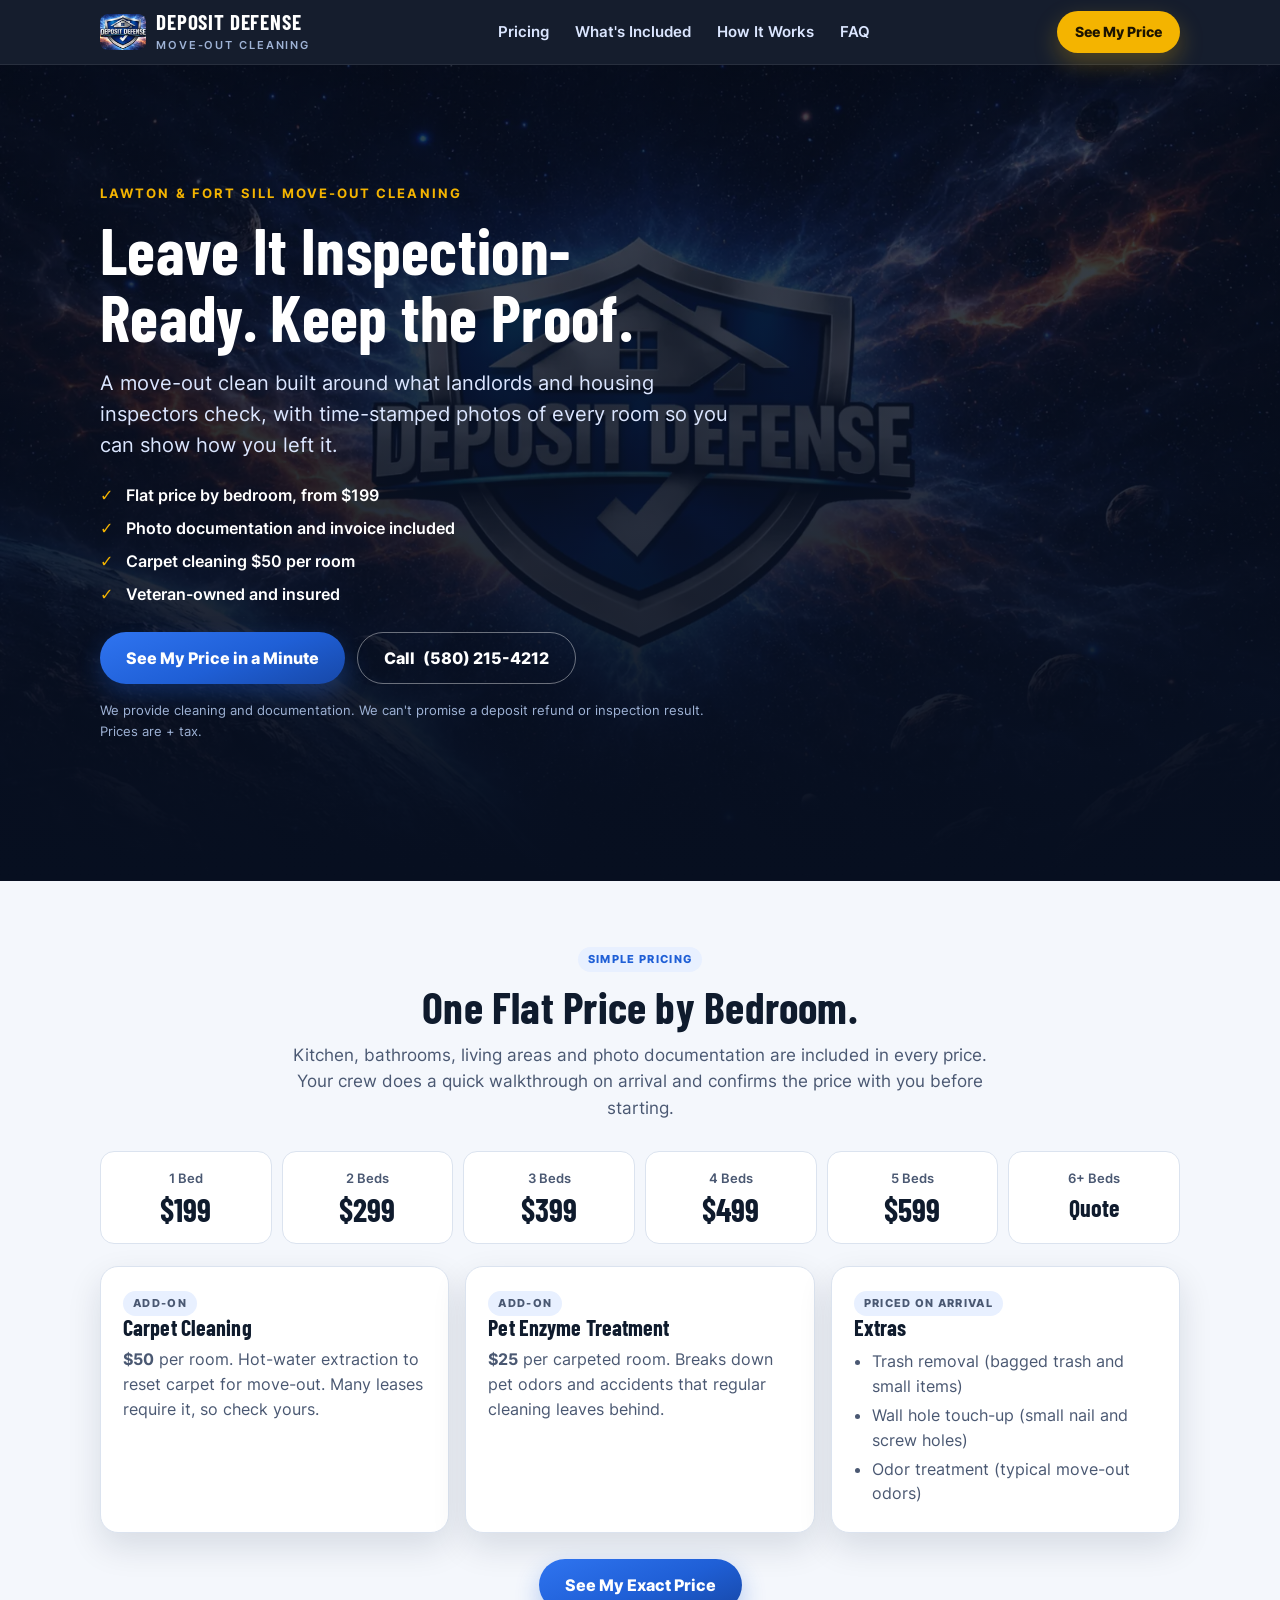
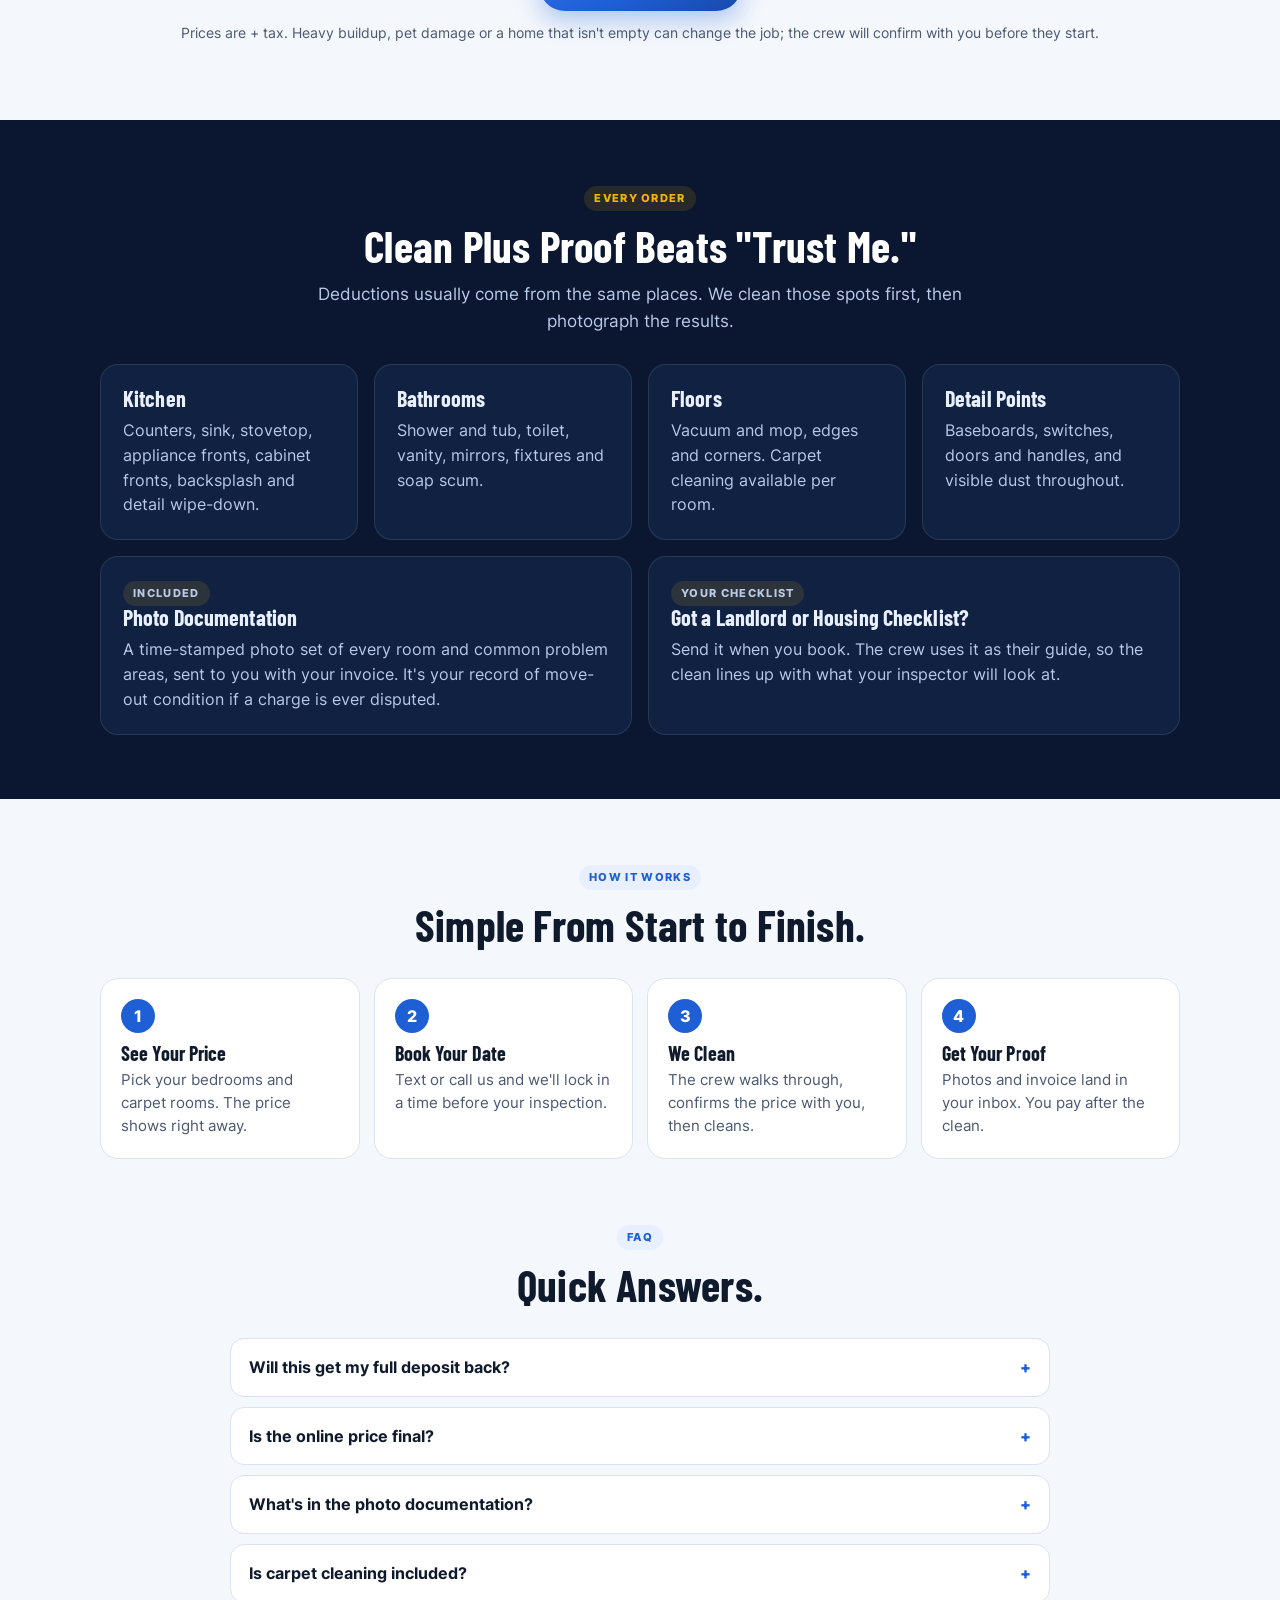
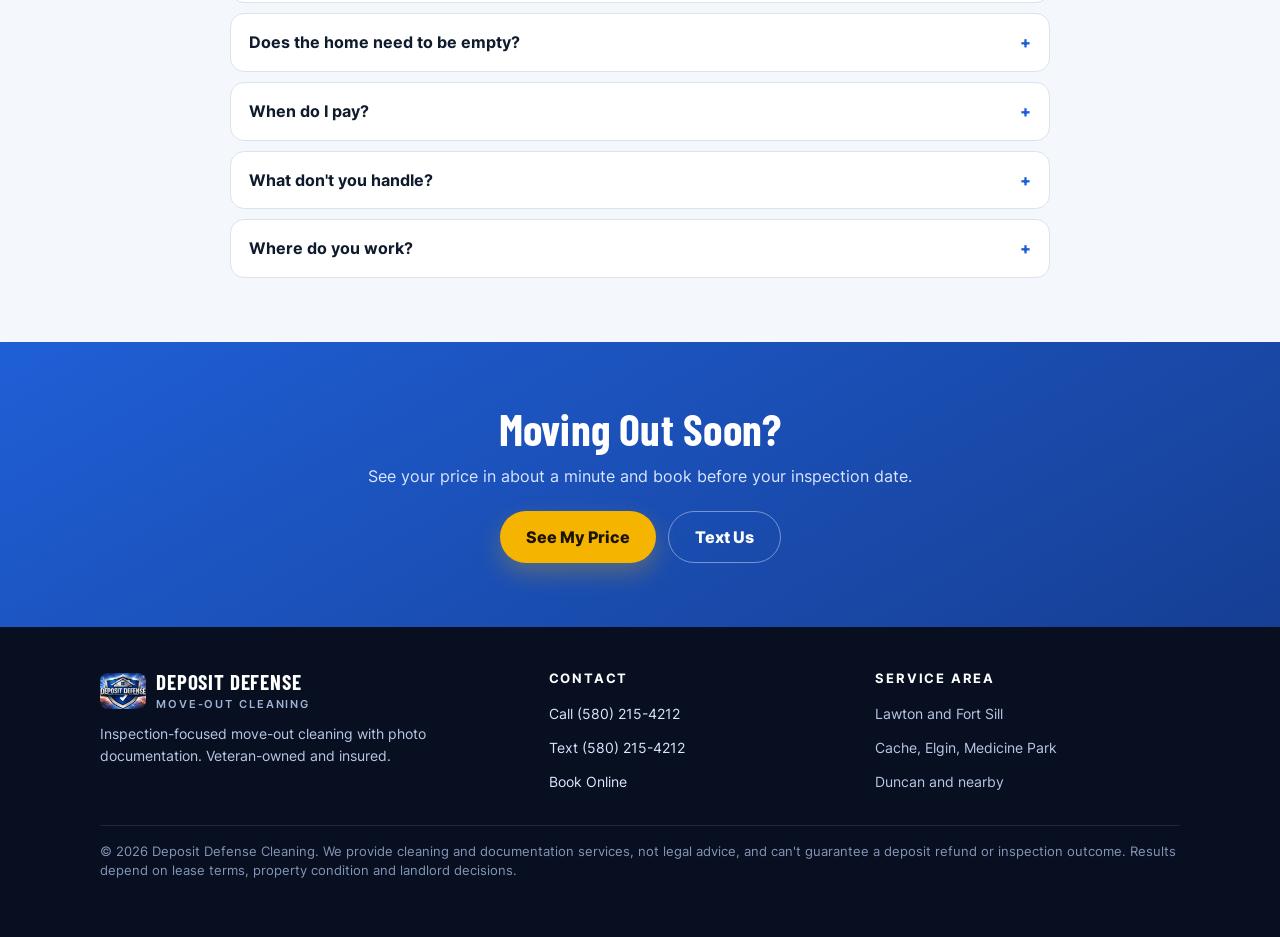
<file: index.html>
<!doctype html>
<html lang="en">
<head>
<meta charset="utf-8">
<meta name="viewport" content="width=device-width, initial-scale=1, viewport-fit=cover">
<title>Move-Out Cleaning in Lawton &amp; Fort Sill | Deposit Defense Cleaning</title>
<meta name="description" content="Inspection-focused move-out cleaning with photo documentation included. Flat pricing from $199 by bedroom. Carpet cleaning $50 per room. Lawton, Fort Sill and nearby. Veteran-owned and insured.">
<link rel="canonical" href="/">
<meta name="theme-color" content="#070f20">
<link rel="icon" href="/assets/favicon.png" type="image/png">
<meta property="og:type" content="website">
<meta property="og:title" content="Deposit Defense Cleaning | Move-Out Cleaning, Lawton &amp; Fort Sill">
<meta property="og:description" content="Flat move-out cleaning prices by bedroom, with photo documentation of every room included. See your price in a minute.">
<meta property="og:image" content="https://depositdefensecleaning.com/assets/og-image.jpg">
<meta name="twitter:card" content="summary_large_image">
<link rel="preload" href="/assets/fonts/inter-var.woff2" as="font" type="font/woff2" crossorigin>
<link rel="preload" href="/assets/fonts/barlow-condensed-700.woff2" as="font" type="font/woff2" crossorigin>
<link rel="preload" as="image" href="/assets/dd-hero-800.webp" media="(max-width: 799px)">
<link rel="preload" as="image" href="/assets/dd-hero.webp" media="(min-width: 800px)">
<link rel="stylesheet" href="/css/dd.css">
<script type="application/ld+json">
{
  "@context": "https://schema.org",
  "@type": "HouseCleaningService",
  "name": "Deposit Defense Cleaning",
  "telephone": "+1-580-215-4212",
  "image": "/assets/og-image.jpg",
  "priceRange": "$199-$599",
  "areaServed": ["Lawton, OK", "Fort Sill, OK", "Cache, OK", "Elgin, OK", "Medicine Park, OK", "Duncan, OK"],
  "address": { "@type": "PostalAddress", "addressLocality": "Lawton", "addressRegion": "OK", "addressCountry": "US" },
  "makesOffer": [
    { "@type": "Offer", "name": "Move-out clean, 1 bedroom", "price": "199", "priceCurrency": "USD" },
    { "@type": "Offer", "name": "Move-out clean, 2 bedrooms", "price": "299", "priceCurrency": "USD" },
    { "@type": "Offer", "name": "Move-out clean, 3 bedrooms", "price": "399", "priceCurrency": "USD" },
    { "@type": "Offer", "name": "Move-out clean, 4 bedrooms", "price": "499", "priceCurrency": "USD" },
    { "@type": "Offer", "name": "Move-out clean, 5 bedrooms", "price": "599", "priceCurrency": "USD" }
  ]
}
</script>
</head>
<body>
<a class="skip" href="#main">Skip to content</a>

<header class="site-header">
  <div class="wrap">
    <a class="brand" href="/" aria-label="Deposit Defense Cleaning home">
      <img src="/assets/dd-shield-sm.webp" alt="" width="46" height="36">
      <span><strong>Deposit Defense</strong><small>Move-Out Cleaning</small></span>
    </a>
    <nav class="nav" aria-label="Main">
      <a href="#pricing">Pricing</a>
      <a href="#included">What's Included</a>
      <a href="#how">How It Works</a>
      <a href="#faq">FAQ</a>
    </nav>
    <a class="btn btn-gold header-cta" href="/book/?start=1">See My Price</a>
  </div>
</header>

<main id="main">
  <section class="hero">
    <div class="wrap">
      <p class="eyebrow">Lawton &amp; Fort Sill Move-Out Cleaning</p>
      <h1>Leave It Inspection-Ready. Keep the Proof.</h1>
      <p class="lede">A move-out clean built around what landlords and housing inspectors check, with time-stamped photos of every room so you can show how you left it.</p>
      <ul class="ticks">
        <li>Flat price by bedroom, from <span data-price="1">$199</span></li>
        <li>Photo documentation and invoice included</li>
        <li>Carpet cleaning <span data-carpet>$50</span> per room</li>
        <li>Veteran-owned and insured</li>
      </ul>
      <div class="hero-actions">
        <a class="btn btn-primary" href="/book/?start=1">See My Price in a Minute</a>
        <a class="btn btn-ghost" data-tel href="tel:+15802154212">Call <span data-phone>(580) 215-4212</span></a>
      </div>
      <p class="hero-note">We provide cleaning and documentation. We can't promise a deposit refund or inspection result. Prices are <span data-tax>+ tax</span>.</p>
    </div>
  </section>

  <section id="pricing">
    <div class="wrap">
      <div class="section-head">
        <p class="badge">Simple Pricing</p>
        <h2>One Flat Price by Bedroom.</h2>
        <p>Kitchen, bathrooms, living areas and photo documentation are included in every price. Your crew does a quick walkthrough on arrival and confirms the price with you before starting.</p>
      </div>
      <div class="prices">
        <div class="price-tile"><span>1 Bed</span><strong data-price="1">$199</strong></div>
        <div class="price-tile"><span>2 Beds</span><strong data-price="2">$299</strong></div>
        <div class="price-tile"><span>3 Beds</span><strong data-price="3">$399</strong></div>
        <div class="price-tile"><span>4 Beds</span><strong data-price="4">$499</strong></div>
        <div class="price-tile"><span>5 Beds</span><strong data-price="5">$599</strong></div>
        <div class="price-tile"><span>6+ Beds</span><strong class="quote-word">Quote</strong></div>
      </div>
      <div class="grid grid-3" style="margin-top:22px">
        <div class="card">
          <p class="badge">Add-On</p>
          <h3>Carpet Cleaning</h3>
          <p><strong data-carpet>$50</strong> per room. Hot-water extraction to reset carpet for move-out. Many leases require it, so check yours.</p>
        </div>
        <div class="card">
          <p class="badge">Add-On</p>
          <h3>Pet Enzyme Treatment</h3>
          <p><strong data-enzyme>$25</strong> per carpeted room. Breaks down pet odors and accidents that regular cleaning leaves behind.</p>
        </div>
        <div class="card">
          <p class="badge">Priced On Arrival</p>
          <h3>Extras</h3>
          <ul>
            <li>Trash removal (bagged trash and small items)</li>
            <li>Wall hole touch-up (small nail and screw holes)</li>
            <li>Odor treatment (typical move-out odors)</li>
          </ul>
        </div>
      </div>
      <p style="text-align:center;margin-top:26px"><a class="btn btn-primary" href="/book/?start=1">See My Exact Price</a></p>
      <p class="fine" style="text-align:center">Prices are <span data-tax>+ tax</span>. Heavy buildup, pet damage or a home that isn't empty can change the job; the crew will confirm with you before they start.</p>
    </div>
  </section>

  <section id="included" class="dark">
    <div class="wrap">
      <div class="section-head">
        <p class="badge">Every Order</p>
        <h2>Clean Plus Proof Beats "Trust Me."</h2>
        <p>Deductions usually come from the same places. We clean those spots first, then photograph the results.</p>
      </div>
      <div class="grid grid-4">
        <div class="card"><h3>Kitchen</h3><p>Counters, sink, stovetop, appliance fronts, cabinet fronts, backsplash and detail wipe-down.</p></div>
        <div class="card"><h3>Bathrooms</h3><p>Shower and tub, toilet, vanity, mirrors, fixtures and soap scum.</p></div>
        <div class="card"><h3>Floors</h3><p>Vacuum and mop, edges and corners. Carpet cleaning available per room.</p></div>
        <div class="card"><h3>Detail Points</h3><p>Baseboards, switches, doors and handles, and visible dust throughout.</p></div>
      </div>
      <div class="grid grid-2" style="margin-top:16px">
        <div class="card">
          <p class="badge">Included</p>
          <h3>Photo Documentation</h3>
          <p>A time-stamped photo set of every room and common problem areas, sent to you with your invoice. It's your record of move-out condition if a charge is ever disputed.</p>
        </div>
        <div class="card">
          <p class="badge">Your Checklist</p>
          <h3>Got a Landlord or Housing Checklist?</h3>
          <p>Send it when you book. The crew uses it as their guide, so the clean lines up with what your inspector will look at.</p>
        </div>
      </div>
    </div>
  </section>

  <section id="how">
    <div class="wrap">
      <div class="section-head">
        <p class="badge">How It Works</p>
        <h2>Simple From Start to Finish.</h2>
      </div>
      <div class="steps">
        <div class="step"><h3>See Your Price</h3><p>Pick your bedrooms and carpet rooms. The price shows right away.</p></div>
        <div class="step"><h3>Book Your Date</h3><p>Text or call us and we'll lock in a time before your inspection.</p></div>
        <div class="step"><h3>We Clean</h3><p>The crew walks through, confirms the price with you, then cleans.</p></div>
        <div class="step"><h3>Get Your Proof</h3><p>Photos and invoice land in your inbox. You pay after the clean.</p></div>
      </div>
    </div>
  </section>

  <section id="faq" style="padding-top:0">
    <div class="wrap">
      <div class="section-head">
        <p class="badge">FAQ</p>
        <h2>Quick Answers.</h2>
      </div>
      <div class="faq">
        <details><summary>Will this get my full deposit back?</summary><p>We can't promise that. Landlords decide based on the lease, the home's condition and their own policies, and they can charge for damage or wear we can't clean away. What we can do is leave the home inspection-ready and give you photos that show how you left it.</p></details>
        <details><summary>Is the online price final?</summary><p>It's the price for a typical move-out. Your crew does a quick walkthrough on arrival and confirms the price with you before starting. If something like heavy buildup or furniture left behind changes the job, you'll hear it before any work begins.</p></details>
        <details><summary>What's in the photo documentation?</summary><p>Time-stamped photos of each room and the spots inspectors usually check, plus your invoice, sent to the email you book with.</p></details>
        <details><summary>Is carpet cleaning included?</summary><p>Carpet cleaning is <span data-carpet>$50</span> per room, added when you book. Pet enzyme treatment is <span data-enzyme>$25</span> per room. Heavy stains and damage can't always come out, and replacement is the landlord's call.</p></details>
        <details><summary>Does the home need to be empty?</summary><p>It works best empty, with water and power on. We clean around anything left behind, and the crew will confirm the plan on arrival.</p></details>
        <details><summary>When do I pay?</summary><p>After the clean, once you've seen the work. Prices are <span data-tax>+ tax</span>.</p></details>
        <details><summary>What don't you handle?</summary><p>Mold remediation, biohazards, hazardous materials, hoarding situations and repairs beyond small wall-hole touch-ups. We'll tell you up front if a job needs a specialist.</p></details>
        <details><summary>Where do you work?</summary><p>Lawton, Fort Sill, Cache, Elgin, Medicine Park, Duncan and nearby. Not sure if you're in range? Text us.</p></details>
      </div>
    </div>
  </section>

  <section class="cta-band">
    <div class="wrap">
      <h2>Moving Out Soon?</h2>
      <p>See your price in about a minute and book before your inspection date.</p>
      <div class="actions">
        <a class="btn btn-gold" href="/book/?start=1">See My Price</a>
        <a class="btn btn-ghost" data-sms href="sms:+15802154212">Text Us</a>
      </div>
    </div>
  </section>
</main>

<footer class="site-footer">
  <div class="wrap">
    <div class="cols">
      <div>
        <a class="brand" href="/"><img src="/assets/dd-shield-sm.webp" alt="" width="46" height="36" loading="lazy"><span><strong>Deposit Defense</strong><small>Move-Out Cleaning</small></span></a>
        <p style="margin-top:12px">Inspection-focused move-out cleaning with photo documentation. Veteran-owned and insured.</p>
      </div>
      <div>
        <h3>Contact</h3>
        <ul>
          <li><a data-tel href="tel:+15802154212">Call <span data-phone>(580) 215-4212</span></a></li>
          <li><a data-sms href="sms:+15802154212">Text <span data-phone>(580) 215-4212</span></a></li>
          <li><a href="/book/?start=1">Book Online</a></li>
        </ul>
      </div>
      <div>
        <h3>Service Area</h3>
        <ul><li>Lawton and Fort Sill</li><li>Cache, Elgin, Medicine Park</li><li>Duncan and nearby</li></ul>
      </div>
    </div>
    <p class="legal">© <span id="yr">2026</span> Deposit Defense Cleaning. We provide cleaning and documentation services, not legal advice, and can't guarantee a deposit refund or inspection outcome. Results depend on lease terms, property condition and landlord decisions.</p>
  </div>
</footer>

<div class="mobile-bar">
  <a class="btn btn-primary" href="/book/?start=1">See My Price</a>
  <a class="btn btn-ghost" data-tel href="tel:+15802154212">Call</a>
  <a class="btn btn-ghost" data-sms href="sms:+15802154212">Text</a>
</div>

<script src="/js/dd-config.js"></script>
<script src="/js/dd-site.js"></script>
</body>
</html>
</file>
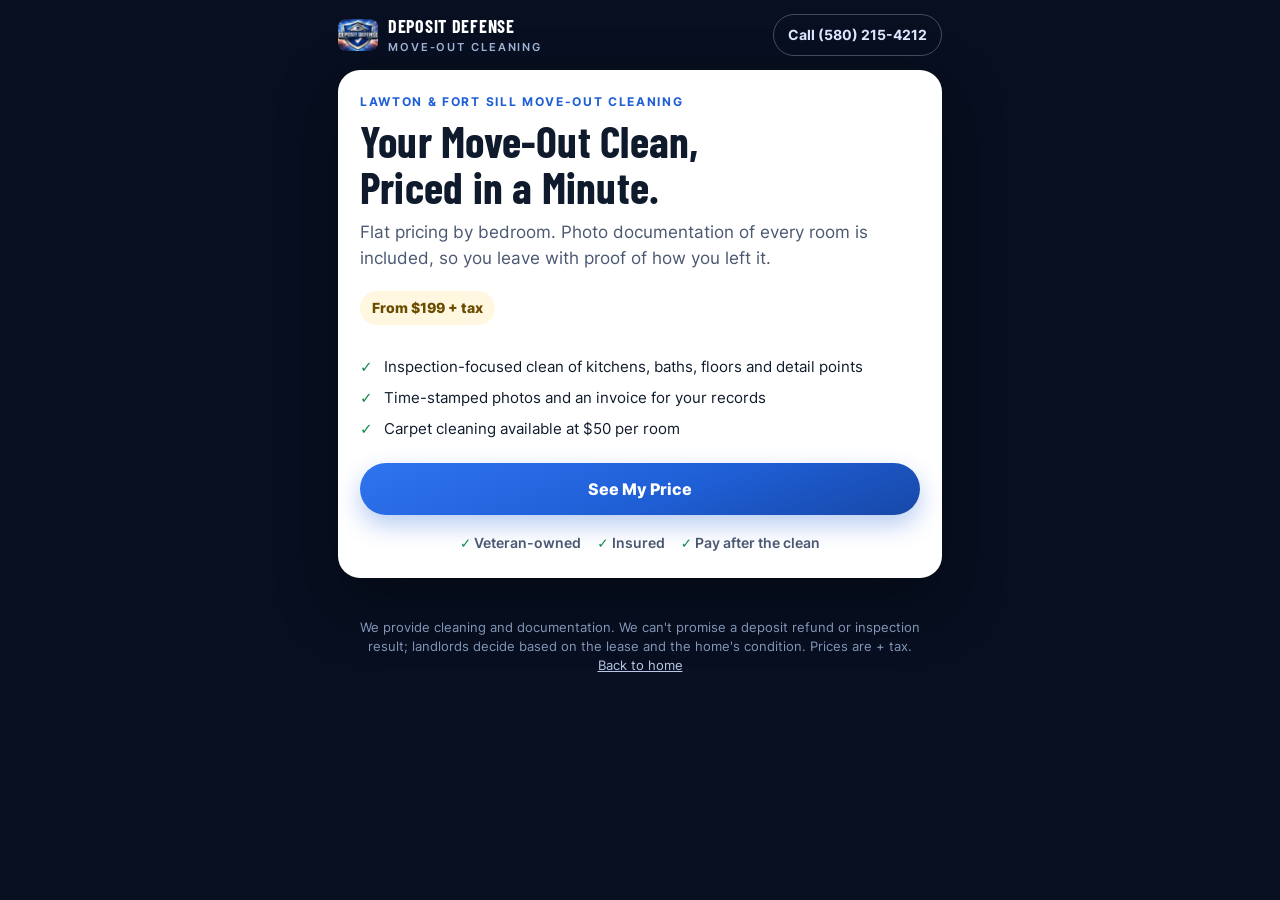
<file: book/index.html>
<!doctype html>
<html lang="en">
<head>
<meta charset="utf-8">
<meta name="viewport" content="width=device-width, initial-scale=1, viewport-fit=cover">
<title>Book Your Move-Out Clean | Deposit Defense Cleaning</title>
<meta name="description" content="See your move-out cleaning price in about a minute and pick a time. Flat pricing by bedroom, carpet cleaning add-on, photo documentation included. Lawton and Fort Sill.">
<link rel="canonical" href="/book/">
<meta name="theme-color" content="#070f20">
<link rel="icon" href="/assets/favicon.png" type="image/png">
<link rel="preload" href="/assets/fonts/inter-var.woff2" as="font" type="font/woff2" crossorigin>
<link rel="preload" href="/assets/fonts/barlow-condensed-700.woff2" as="font" type="font/woff2" crossorigin>
<link rel="stylesheet" href="/css/dd.css">
</head>
<body class="funnel-body">
<a class="skip" href="#funnel">Skip to booking</a>

<header class="funnel-top">
  <a class="brand" href="/" aria-label="Deposit Defense Cleaning home">
    <img src="/assets/dd-shield-sm.webp" alt="" width="40" height="32">
    <span><strong>Deposit Defense</strong><small>Move-Out Cleaning</small></span>
  </a>
  <a class="funnel-call" data-tel href="tel:+15802154212">Call <span data-phone>(580) 215-4212</span></a>
</header>

<div class="progress" id="progress" hidden><span></span></div>

<main id="funnel" tabindex="-1">

  <!-- 0. Intro -->
  <section class="panel" data-step="intro">
    <p class="step-label">Lawton &amp; Fort Sill Move-Out Cleaning</p>
    <h1>Your Move-Out Clean, Priced in a Minute.</h1>
    <p class="sub">Flat pricing by bedroom. Photo documentation of every room is included, so you leave with proof of how you left it.</p>
    <span class="intro-price">From <span data-from>$199</span> <span data-tax>+ tax</span></span>
    <ul class="promise">
      <li>Inspection-focused clean of kitchens, baths, floors and detail points</li>
      <li>Time-stamped photos and an invoice for your records</li>
      <li>Carpet cleaning available at <span data-carpet>$50</span> per room</li>
    </ul>
    <div class="actions-row"><button class="btn btn-primary btn-block" id="startBtn" type="button">See My Price</button></div>
    <div class="trust-row"><span>Veteran-owned</span><span>Insured</span><span>Pay after the clean</span></div>
  </section>

  <!-- 1. Bedrooms -->
  <section class="panel" data-step="beds" hidden>
    <p class="step-label">Step 1 of 4</p>
    <h2>How Many Bedrooms?</h2>
    <p class="sub">Your flat price is set by bedroom count. Bathrooms, kitchen and living areas are included.</p>
    <div class="choices" id="bedChoices" role="group" aria-label="Bedrooms"></div>
    <div class="actions-row"><button class="back" type="button" data-back>Back</button></div>
  </section>

  <!-- 1b. Large home: custom quote -->
  <section class="panel" data-step="custom" hidden>
    <h2>Let's Quote Your Home.</h2>
    <p class="sub">Homes with 6 or more bedrooms get a quick custom quote so the crew and time are right. Text or call and we'll get back to you fast.</p>
    <div class="grid">
      <a class="btn btn-primary btn-block" data-sms="custom" href="#">Text Us for a Quote</a>
      <a class="btn btn-outline btn-block" data-tel href="tel:+15802154212">Call <span data-phone>(580) 215-4212</span></a>
    </div>
    <div class="actions-row"><button class="back" type="button" data-back>Back</button></div>
  </section>

  <!-- 2. Carpet -->
  <section class="panel" data-step="carpet" hidden>
    <p class="step-label">Step 2 of 4</p>
    <h2>Any Carpet to Clean?</h2>
    <p class="sub">Many leases require professional carpet cleaning at move-out. Check yours. Skip this if the home has no carpet.</p>
    <div class="q">
      <div class="stepper">
        <div class="lbl">Carpeted rooms<small><span data-carpet>$50</span> per room</small></div>
        <div class="ctl">
          <button type="button" id="carpetMinus" aria-label="One fewer carpeted room">−</button>
          <output id="carpetOut" aria-live="polite">0</output>
          <button type="button" id="carpetPlus" aria-label="One more carpeted room">+</button>
        </div>
      </div>
    </div>
    <div class="q" id="enzymeQ" hidden>
      <div class="stepper">
        <div class="lbl">Pet enzyme treatment<small>For pet odors and accidents. <span data-enzyme>$25</span> per room</small></div>
        <div class="ctl">
          <button type="button" id="enzymeMinus" aria-label="One fewer room with pet treatment">−</button>
          <output id="enzymeOut" aria-live="polite">0</output>
          <button type="button" id="enzymePlus" aria-label="One more room with pet treatment">+</button>
        </div>
      </div>
    </div>
    <p class="fine">Heavy stains and damage can't always come out. The crew will tell you before they start.</p>
    <div class="live-total"><span>Running total</span><strong id="runTotal1">$0</strong></div>
    <div class="actions-row"><button class="back" type="button" data-back>Back</button><button class="btn btn-primary" type="button" data-next>Continue</button></div>
  </section>

  <!-- 3. Quick facts -->
  <section class="panel" data-step="facts" hidden>
    <p class="step-label">Step 3 of 4</p>
    <h2>A Few Quick Facts.</h2>
    <p class="sub">So the crew shows up ready.</p>
    <fieldset class="q">
      <legend>Will the water and power be on?</legend>
      <div class="choices" data-group="utilities">
        <button class="choice" type="button" data-val="Yes">Yes</button>
        <button class="choice" type="button" data-val="No">No</button>
        <button class="choice" type="button" data-val="Not sure">Not Sure</button>
      </div>
      <p class="note warn" id="utilNote" hidden>We need running water and power to clean. Please keep them on through your cleaning day.</p>
    </fieldset>
    <fieldset class="q">
      <legend>Will the home be empty?</legend>
      <div class="choices" data-group="empty">
        <button class="choice" type="button" data-val="Empty">Empty</button>
        <button class="choice" type="button" data-val="Mostly empty">Mostly</button>
        <button class="choice" type="button" data-val="Still furnished">Furnished</button>
      </div>
      <p class="note info" id="emptyNote" hidden>Move-out cleans work best in an empty home. We clean around anything left behind, and the crew will confirm the plan on arrival.</p>
    </fieldset>
    <label class="field q">
      <span>Move-out or inspection date <em>(optional)</em></span>
      <input id="moveDate" type="date" autocomplete="off">
    </label>
    <fieldset class="q">
      <legend>Need any extras?</legend>
      <p class="hint">Optional. Priced by the crew on arrival, not added to your online total.</p>
      <div id="extrasList"></div>
    </fieldset>
    <div class="actions-row"><button class="back" type="button" data-back>Back</button><button class="btn btn-primary" type="button" data-next id="factsNext" disabled>Continue</button></div>
  </section>

  <!-- 4. Contact gate -->
  <section class="panel" data-step="contact" hidden>
    <p class="step-label">Step 4 of 4</p>
    <h2>Where Should We Send Your Price?</h2>
    <p class="sub">Your price shows on the next screen. We'll text it to you too, and only contact you about this clean.</p>
    <form id="contactForm" novalidate>
      <div class="row2">
        <label class="field"><span>First name</span><input id="first" autocomplete="given-name" required maxlength="80"><span class="err">Enter your first name.</span></label>
        <label class="field"><span>Last name</span><input id="last" autocomplete="family-name" required maxlength="80"><span class="err">Enter your last name.</span></label>
      </div>
      <label class="field"><span>Mobile phone</span><input id="phone" type="tel" inputmode="tel" autocomplete="tel" required maxlength="22" placeholder="(580) 555-0123"><span class="err">Enter a 10-digit phone number.</span></label>
      <label class="field"><span>Email <em>(your photos and invoice go here)</em></span><input id="email" type="email" inputmode="email" autocomplete="email" required maxlength="160" placeholder="you@example.com"><span class="err">Enter a valid email.</span></label>
      <div class="actions-row"><button class="back" type="button" data-back>Back</button><button class="btn btn-primary" type="submit">Show My Price</button></div>
    </form>
  </section>

  <!-- 5. Price -->
  <section class="panel" data-step="price" hidden>
    <p class="step-label">Your Price</p>
    <h2 id="priceHead">Here's Your Price.</h2>
    <div class="quote-card" style="margin-top:16px">
      <div id="quoteLines"></div>
      <div class="quote-total"><b>Total</b><span><strong id="quoteTotal">$0</strong><small data-tax>+ tax</small></span></div>
    </div>
    <ul class="promise">
      <li>Your crew does a quick walkthrough on arrival and confirms the price with you before starting</li>
      <li>Pay after the clean, once you've seen the work</li>
      <li id="extrasPromise" hidden>Extras you picked are priced on arrival, before any work</li>
    </ul>
    <p class="alt-line" id="textAlt"><a href="#" data-sms="quote">Rather text us? Send your quote by text</a></p>
    <p class="alt-line" id="callAlt">Rather talk? <a data-tel href="tel:+15802154212">Call <span data-phone>(580) 215-4212</span></a></p>
    <div class="desk-book" id="deskBook" hidden>
      <p>On a computer? Text or call <strong data-phone>(580) 215-4212</strong> from your phone. Copy your quote to paste into the text:</p>
      <button class="btn btn-outline btn-block" type="button" id="copyQuote">Copy My Quote</button>
    </div>
    <div class="actions-row"><button class="back" type="button" data-back>Back</button><button class="btn btn-primary" id="bookActions" type="button" data-next>Pick a Time</button><a class="btn btn-primary" id="textActions" hidden data-sms="quote" href="#">Text Us to Book</a></div>
  </section>

  <!-- 6. Address -->
  <section class="panel" data-step="address" hidden>
    <p class="step-label">Almost Done</p>
    <h2>Where's the Home?</h2>
    <form id="addressForm" novalidate>
      <label class="field"><span>Street address</span><input id="addr" autocomplete="address-line1" required maxlength="180" placeholder="123 Main St, Apt 4"><span class="err">Enter the street address.</span></label>
      <div class="row3">
        <label class="field"><span>City</span><input id="city" autocomplete="address-level2" required maxlength="80"><span class="err">Enter the city.</span></label>
        <label class="field"><span>ZIP</span><input id="zip" inputmode="numeric" autocomplete="postal-code" required maxlength="5" placeholder="73501"><span class="err">5-digit ZIP.</span></label>
      </div>
      <label class="field"><span>Anything we should know? <em>(optional)</em></span><textarea id="notes" maxlength="1000" placeholder="Gate code, lockbox, your landlord's checklist, inspection date..."></textarea></label>
      <div class="actions-row"><button class="back" type="button" data-back>Back</button><button class="btn btn-primary" type="submit">Pick a Time</button></div>
    </form>
  </section>

  <!-- 7. Time -->
  <section class="panel" data-step="time" hidden>
    <p class="step-label">Pick a Time</p>
    <h2>When Should We Come?</h2>
    <p class="sub">Times are arrival windows, Central time. Book before your inspection date.</p>
    <div id="dateGrid" class="dates" role="group" aria-label="Available dates"><p class="loading" style="grid-column:1/-1">Loading open times…</p></div>
    <div id="timeWrap" hidden>
      <p class="q-title" style="font-weight:800;margin:20px 0 4px" id="timeHead">Times</p>
      <div id="timeGrid" class="times" role="group" aria-label="Available times"></div>
    </div>
    <p class="note bad" id="slotError" hidden></p>
    <div class="actions-row"><button class="back" type="button" data-back>Back</button><button class="btn btn-primary" type="button" data-next id="timeNext" disabled>Continue</button></div>
  </section>

  <!-- 8. Review -->
  <section class="panel summary" data-step="review" hidden>
    <p class="step-label">Review</p>
    <h2>Confirm Your Clean.</h2>
    <div class="quote-card" style="margin-top:16px"><dl id="summaryList"></dl></div>
    <p class="fine" style="margin-top:12px">Your crew confirms the price in a quick walkthrough on arrival. You pay after the clean. Need to change something? Text or call us anytime.</p>
    <div class="hp" aria-hidden="true"><label>Company website <input id="companyWebsite" tabindex="-1" autocomplete="off"></label></div>
    <p class="note bad" id="bookError" hidden></p>
    <div class="actions-row"><button class="back" type="button" data-back>Back</button><button class="btn btn-primary" type="button" id="bookBtn">Book My Clean</button></div>
  </section>

</main>

<p class="funnel-foot">We provide cleaning and documentation. We can't promise a deposit refund or inspection result; landlords decide based on the lease and the home's condition. Prices are <span data-tax>+ tax</span>. <a href="/">Back to home</a></p>

<script src="/js/dd-config.js"></script>
<script src="/js/dd-book.js"></script>
</body>
</html>
</file>
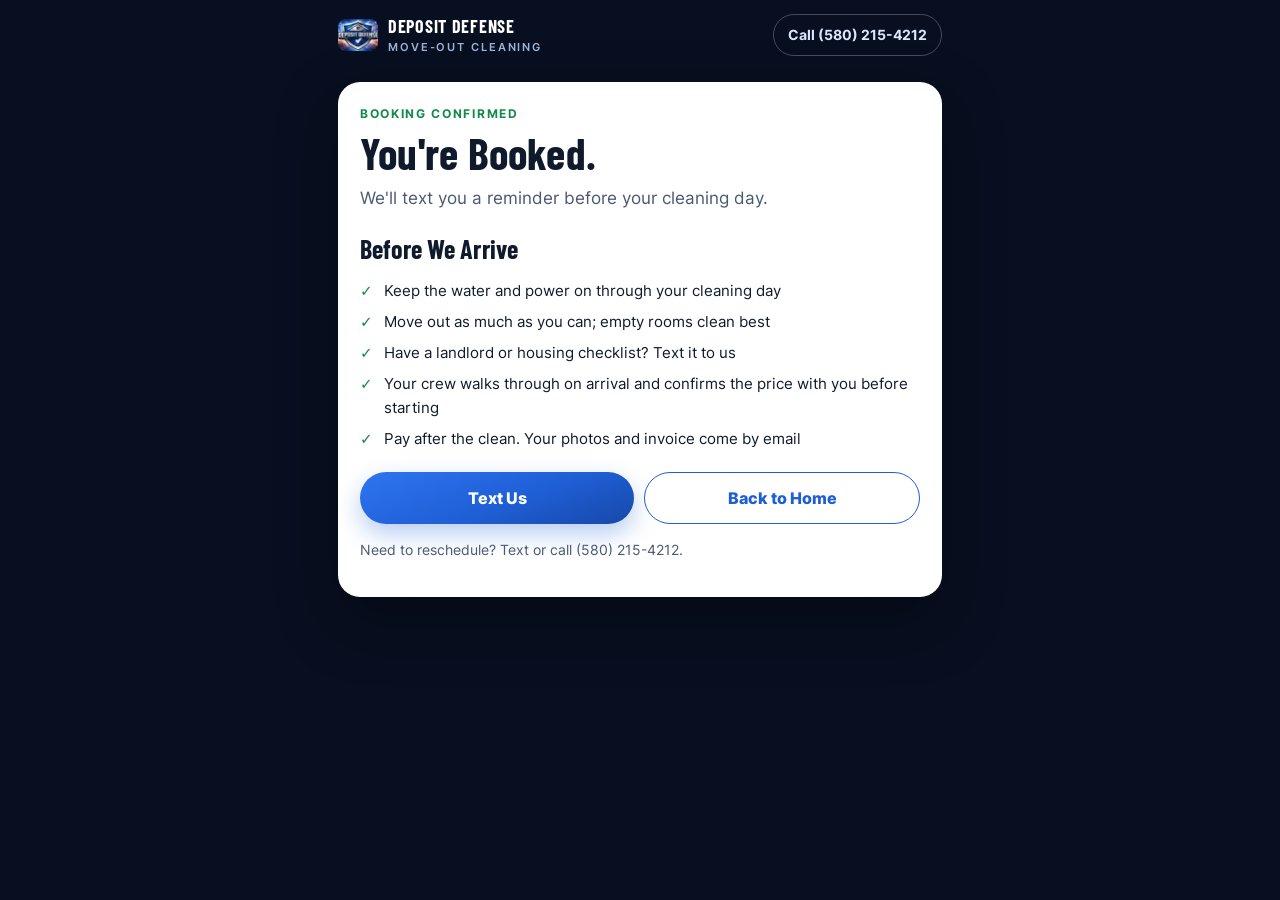
<file: booking-confirmation.html>
<!doctype html>
<html lang="en">
<head>
<meta charset="utf-8">
<meta name="viewport" content="width=device-width, initial-scale=1, viewport-fit=cover">
<title>You're Booked | Deposit Defense Cleaning</title>
<meta name="robots" content="noindex">
<meta name="theme-color" content="#070f20">
<link rel="icon" href="/assets/favicon.png" type="image/png">
<link rel="preload" href="/assets/fonts/inter-var.woff2" as="font" type="font/woff2" crossorigin>
<link rel="preload" href="/assets/fonts/barlow-condensed-700.woff2" as="font" type="font/woff2" crossorigin>
<link rel="stylesheet" href="/css/dd.css">
</head>
<body class="funnel-body">
<header class="funnel-top">
  <a class="brand" href="/" aria-label="Deposit Defense Cleaning home">
    <img src="/assets/dd-shield-sm.webp" alt="" width="40" height="32">
    <span><strong>Deposit Defense</strong><small>Move-Out Cleaning</small></span>
  </a>
  <a class="funnel-call" data-tel href="tel:+15802154212">Call <span data-phone>(580) 215-4212</span></a>
</header>
<main class="panel summary" style="margin-top:12px">
  <p class="step-label" style="color:var(--ok)">Booking Confirmed</p>
  <h1 id="cHead">You're Booked.</h1>
  <p class="sub">We'll text you a reminder before your cleaning day.</p>
  <div class="quote-card" id="cCard" hidden><dl id="cList"></dl></div>
  <h2 style="font-size:26px;margin:24px 0 10px">Before We Arrive</h2>
  <ul class="promise">
    <li>Keep the water and power on through your cleaning day</li>
    <li>Move out as much as you can; empty rooms clean best</li>
    <li>Have a landlord or housing checklist? Text it to us</li>
    <li>Your crew walks through on arrival and confirms the price with you before starting</li>
    <li>Pay after the clean. Your photos and invoice come by email</li>
  </ul>
  <div class="actions-row" style="flex-wrap:wrap">
    <a class="btn btn-primary" style="flex:1" data-sms href="sms:+15802154212">Text Us</a>
    <a class="btn btn-outline" style="flex:1" href="/">Back to Home</a>
  </div>
  <p class="fine" style="margin-top:16px">Need to reschedule? Text or call <span data-phone>(580) 215-4212</span>.</p>
</main>
<script src="/js/dd-config.js"></script>
<script src="/js/dd-site.js"></script>
<script>
(function () {
  var c = null;
  try { c = JSON.parse(sessionStorage.getItem("dd-confirm") || "null"); } catch (e) {}
  if (!c) return;
  var esc = function (s) { return String(s || "").replace(/[&<>"]/g, function (x) { return { "&": "&amp;", "<": "&lt;", ">": "&gt;", '"': "&quot;" }[x]; }); };
  if (c.first) document.getElementById("cHead").textContent = "You're Booked, " + c.first + ".";
  var rows = [["When", c.when], ["Where", c.where], ["Price", (c.total || "") + " " + (c.tax || "")]].filter(function (r) { return r[1] && r[1].trim(); });
  document.getElementById("cList").innerHTML = rows.map(function (r) { return "<dt>" + r[0] + "</dt><dd>" + esc(r[1]) + "</dd>"; }).join("");
  document.getElementById("cCard").hidden = !rows.length;
})();
</script>
</body>
</html>
</file>
<file: css/dd.css>
/* Deposit Defense Cleaning — one stylesheet for every page. Phone layout first. */
@font-face { font-family: "Inter"; src: url("/assets/fonts/inter-var.woff2") format("woff2"); font-weight: 100 900; font-display: swap; }
@font-face { font-family: "Barlow Condensed"; src: url("/assets/fonts/barlow-condensed-700.woff2") format("woff2"); font-weight: 700; font-display: swap; }
:root {
  --navy: #0b1730;
  --navy-2: #102142;
  --deep: #070f20;
  --blue: #1f5fd6;
  --blue-2: #2f74f0;
  --blue-soft: #e8f0ff;
  --gold: #f4b400;
  --gold-ink: #7a5600;
  --ink: #0f1b2d;
  --ink-soft: #4a5872;
  --line: #dbe3ef;
  --paper: #f4f7fc;
  --card: #ffffff;
  --ok: #138a4b;
  --warn-bg: #fff7e0;
  --warn-ink: #6b4d00;
  --radius: 18px;
  --shadow: 0 14px 34px rgba(11, 23, 48, .12);
  --font-head: "Barlow Condensed", "Arial Narrow", ui-sans-serif, system-ui, sans-serif;
  --font-body: "Inter", ui-sans-serif, system-ui, -apple-system, "Segoe UI", sans-serif;
}
* { box-sizing: border-box; }
[hidden] { display: none !important; }
html { -webkit-text-size-adjust: 100%; }
body { margin: 0; font-family: var(--font-body); color: var(--ink); background: var(--paper); line-height: 1.55; font-size: 16px; }
img { max-width: 100%; display: block; }
a { color: var(--blue); }
h1, h2, h3 { font-family: var(--font-head); font-weight: 700; line-height: 1.05; margin: 0; letter-spacing: .005em; text-wrap: balance; }
h1 { font-size: clamp(38px, 9vw, 64px); }
h2 { font-size: clamp(30px, 6.5vw, 44px); }
h3 { font-size: 22px; }
p { margin: 0 0 12px; }
.wrap { max-width: 1120px; margin: 0 auto; padding: 0 20px; }
.nw { white-space: nowrap; }
.sr-only { position: absolute; width: 1px; height: 1px; overflow: hidden; clip: rect(0 0 0 0); }
.skip { position: absolute; left: -9999px; top: 0; background: var(--blue); color: #fff; padding: 12px 16px; z-index: 100; }
.skip:focus { left: 0; }
:focus-visible { outline: 3px solid var(--gold); outline-offset: 2px; }

/* Buttons */
.btn { display: inline-flex; white-space: nowrap; align-items: center; justify-content: center; gap: 8px; min-height: 52px; padding: 0 26px; border-radius: 999px; font: 800 16px/1 var(--font-body); text-decoration: none; border: 0; cursor: pointer; transition: transform .12s ease, filter .12s ease; }
.btn:active { transform: translateY(1px); }
.btn-primary { background: linear-gradient(160deg, var(--blue-2), var(--blue) 55%, #1748a8); color: #fff; box-shadow: 0 10px 24px rgba(31, 95, 214, .32); }
.btn-primary:hover { filter: brightness(1.06); }
.btn-primary[disabled] { opacity: .45; cursor: not-allowed; box-shadow: none; }
.btn-gold { background: var(--gold); color: #1c1400; box-shadow: 0 10px 24px rgba(244, 180, 0, .28); }
.btn-ghost { background: transparent; color: #fff; border: 1.5px solid rgba(255,255,255,.4); }
.btn-outline { background: #fff; color: var(--blue); border: 1.5px solid var(--blue); }
.btn-block { width: 100%; }

/* Header */
.site-header { position: sticky; top: 0; z-index: 50; background: rgba(7, 15, 32, .94); backdrop-filter: blur(10px); border-bottom: 1px solid rgba(255,255,255,.08); }
.site-header .wrap { display: flex; align-items: center; justify-content: space-between; gap: 14px; min-height: 64px; }
.brand { display: flex; align-items: center; gap: 10px; color: #fff; text-decoration: none; }
.brand img { width: 46px; height: 36px; object-fit: cover; border-radius: 8px; }
.brand strong { font: 700 21px/1 var(--font-head); letter-spacing: .04em; text-transform: uppercase; }
.brand small { display: block; font: 600 10.5px/1.2 var(--font-body); letter-spacing: .18em; color: #9fb3d6; text-transform: uppercase; margin-top: 3px; }
.nav { display: none; gap: 26px; }
.nav a { color: #dbe6ff; text-decoration: none; font-weight: 600; font-size: 15px; }
.nav a:hover { color: #fff; }
.header-cta { min-height: 42px; padding: 0 18px; font-size: 14px; }
@media (min-width: 900px) { .nav { display: flex; } }

/* Hero */
.hero { position: relative; color: #fff; background: var(--deep); overflow: hidden; }
.hero::before { content: ""; position: absolute; inset: 0; background: url("/assets/dd-hero-800.webp") center/cover no-repeat; opacity: .55; }
@media (min-width: 800px) { .hero::before { background-image: url("/assets/dd-hero.webp"); } }
.hero::after { content: ""; position: absolute; inset: 0; background: linear-gradient(180deg, rgba(7,15,32,.55) 0%, rgba(7,15,32,.78) 60%, var(--deep) 100%); }
.hero .wrap { position: relative; z-index: 1; padding-top: 56px; padding-bottom: 64px; }
.eyebrow { font: 700 13px/1.3 var(--font-body); letter-spacing: .16em; text-transform: uppercase; color: var(--gold); margin: 0 0 14px; }
.hero h1 { max-width: 760px; }
.hero .lede { font-size: clamp(17px, 2.6vw, 20px); color: #dbe6ff; max-width: 640px; margin: 18px 0 22px; }
.ticks { list-style: none; padding: 0; margin: 0 0 26px; display: grid; gap: 8px; }
.ticks li { position: relative; padding-left: 26px; font-weight: 600; }
.ticks li::before { content: "✓"; position: absolute; left: 0; color: var(--gold); font-weight: 900; }
.hero-actions { display: flex; flex-wrap: wrap; gap: 12px; align-items: center; }
.hero-note { font-size: 13px; color: #9fb3d6; margin-top: 16px; max-width: 640px; }

/* Sections */
section { padding: 64px 0; }
.section-head { max-width: 720px; margin: 0 auto 30px; text-align: center; }
.section-head p { color: var(--ink-soft); font-size: 17px; margin-top: 12px; }
.dark { background: var(--navy); color: #fff; }
.dark .section-head p { color: #b9c8e6; }
.grid { display: grid; gap: 16px; }
@media (min-width: 760px) { .grid-2 { grid-template-columns: repeat(2, 1fr); } .grid-3 { grid-template-columns: repeat(3, 1fr); } .grid-4 { grid-template-columns: repeat(4, 1fr); } }
.card { background: var(--card); border: 1px solid var(--line); border-radius: var(--radius); padding: 22px; box-shadow: var(--shadow); }
.dark .card { background: var(--navy-2); border-color: rgba(255,255,255,.1); color: #e8efff; box-shadow: none; }
.card h3 { margin-bottom: 8px; }
.card p { color: var(--ink-soft); margin: 0; }
.dark .card p { color: #b9c8e6; }
.card ul { margin: 10px 0 0; padding-left: 18px; color: var(--ink-soft); }
.card li { margin: 4px 0; }
.badge { display: inline-block; font: 800 11px/1 var(--font-body); letter-spacing: .12em; text-transform: uppercase; color: var(--blue); background: var(--blue-soft); padding: 7px 10px; border-radius: 999px; margin-bottom: 12px; }
.dark .badge { color: var(--gold); background: rgba(244,180,0,.12); }
.section-head p.badge { font-size: 11px; margin: 0 0 12px; color: var(--blue); }
.dark .section-head p.badge { color: var(--gold); }

/* Price table */
.prices { display: grid; grid-template-columns: repeat(2, 1fr); gap: 10px; }
@media (min-width: 760px) { .prices { grid-template-columns: repeat(6, 1fr); } }
.price-tile { background: #fff; border: 1px solid var(--line); border-radius: 14px; padding: 16px 12px; text-align: center; }
.price-tile span { display: block; font-size: 13px; color: var(--ink-soft); font-weight: 600; }
.price-tile strong { display: block; font: 700 32px/1.1 var(--font-head); color: var(--ink); margin-top: 4px; }
.fine { font-size: 13.5px; color: var(--ink-soft); }
.dark .fine { color: #9fb3d6; }

/* Steps */
.steps { counter-reset: s; display: grid; gap: 14px; }
@media (min-width: 760px) { .steps { grid-template-columns: repeat(4, 1fr); } }
.step { background: #fff; border: 1px solid var(--line); border-radius: var(--radius); padding: 20px; }
.step::before { counter-increment: s; content: counter(s); display: grid; place-items: center; width: 34px; height: 34px; border-radius: 50%; background: var(--blue); color: #fff; font-weight: 800; margin-bottom: 10px; }
.step h3 { font-size: 20px; margin-bottom: 4px; }
.step p { color: var(--ink-soft); margin: 0; font-size: 15px; }

/* FAQ */
.faq { max-width: 820px; margin: 0 auto; display: grid; gap: 10px; }
.faq details { background: #fff; border: 1px solid var(--line); border-radius: 14px; padding: 0 18px; }
.faq summary { cursor: pointer; font-weight: 700; padding: 16px 0; min-height: 44px; list-style: none; display: flex; justify-content: space-between; gap: 12px; }
.faq summary::-webkit-details-marker { display: none; }
.faq summary::after { content: "+"; color: var(--blue); font-weight: 800; }
.faq details[open] summary::after { content: "–"; }
.faq details p { color: var(--ink-soft); padding-bottom: 16px; margin: 0; }

/* CTA band + footer */
.cta-band { background: linear-gradient(150deg, var(--blue), #163f94); color: #fff; text-align: center; }
.cta-band p { color: #dbe6ff; max-width: 620px; margin: 12px auto 22px; }
.cta-band .actions { display: flex; flex-wrap: wrap; gap: 12px; justify-content: center; }
footer.site-footer { background: var(--deep); color: #b9c8e6; padding: 44px 0 90px; font-size: 14px; }
footer .cols { display: grid; gap: 22px; }
@media (min-width: 760px) { footer .cols { grid-template-columns: 1.4fr 1fr 1fr; } footer.site-footer { padding-bottom: 44px; } }
footer h3 { color: #fff; font: 700 13px/1.2 var(--font-body); letter-spacing: .14em; text-transform: uppercase; margin-bottom: 10px; }
footer a { color: #dbe6ff; text-decoration: none; }
footer a:hover { text-decoration: underline; }
footer ul { list-style: none; margin: 0; padding: 0; }
footer li { min-height: 34px; display: flex; align-items: center; }
footer .legal { border-top: 1px solid rgba(255,255,255,.1); margin-top: 26px; padding-top: 16px; font-size: 12.5px; color: #8496b8; }

/* Sticky phone bar (landing pages, phones only) */
.mobile-bar { position: fixed; left: 0; right: 0; bottom: 0; z-index: 60; display: grid; grid-template-columns: 2fr 1fr 1fr; gap: 8px; padding: 10px 12px calc(10px + env(safe-area-inset-bottom)); background: rgba(7,15,32,.96); border-top: 1px solid rgba(255,255,255,.1); }
.mobile-bar a { min-height: 46px; font-size: 15px; padding: 0 10px; }
@media (min-width: 760px) { .mobile-bar { display: none; } }

/* ---------- /book funnel ---------- */
.funnel-body { background: var(--deep); min-height: 100vh; }
.funnel-top { display: flex; align-items: center; justify-content: space-between; gap: 12px; max-width: 640px; margin: 0 auto; padding: 14px 18px; }
.funnel-top .brand img { width: 40px; height: 32px; }
.funnel-top .brand strong { font-size: 18px; }
.funnel-call { color: #dbe6ff; font-weight: 700; text-decoration: none; font-size: 14px; white-space: nowrap; border: 1.5px solid rgba(255,255,255,.25); border-radius: 999px; padding: 9px 14px; flex: none; }
.brand strong { white-space: nowrap; }
@media (max-width: 400px) { .funnel-call [data-phone], .site-header .brand small { display: none; } .brand strong { font-size: 17px; } }
.progress { max-width: 604px; margin: 0 auto 14px; height: 6px; border-radius: 99px; background: rgba(255,255,255,.12); overflow: hidden; }
.progress span { display: block; height: 100%; width: 0; background: linear-gradient(90deg, var(--blue-2), var(--gold)); transition: width .25s ease; }
.progress[hidden] { display: none; }
.panel { max-width: 604px; margin: 0 auto 40px; background: #fff; border-radius: 22px; padding: 26px 22px 24px; box-shadow: 0 24px 60px rgba(0,0,0,.35); }
@media (max-width: 640px) { .panel { margin: 0 12px 32px; padding: 22px 18px; } }
.panel h1 { font-size: clamp(32px, 8vw, 44px); }
.panel h2 { font-size: clamp(28px, 7vw, 36px); }
.panel .sub { color: var(--ink-soft); margin: 10px 0 20px; font-size: 16.5px; }
.step-label { font: 700 12px/1 var(--font-body); letter-spacing: .14em; text-transform: uppercase; color: var(--blue); margin-bottom: 10px; }
.choices { display: grid; grid-template-columns: repeat(3, minmax(0, 1fr)); gap: 10px; }
.choices.two { grid-template-columns: repeat(2, minmax(0, 1fr)); }
.choices.one { grid-template-columns: 1fr; }
.choice { min-height: 64px; border: 1.5px solid var(--line); background: #fff; border-radius: 14px; font: 700 16px/1.2 var(--font-body); color: var(--ink); cursor: pointer; padding: 10px 12px; text-align: center; transition: border-color .12s, background .12s; }
.choice small { display: block; font-weight: 600; color: var(--ink-soft); font-size: 13px; margin-top: 4px; }
.choice:hover { border-color: var(--blue-2); }
.choice[aria-pressed="true"] { border-color: var(--blue); background: var(--blue-soft); box-shadow: inset 0 0 0 1px var(--blue); }
.q { margin: 0 0 20px; border: 0; padding: 0; min-width: 0; }
.q legend, .q > .q-title { font-weight: 800; margin-bottom: 10px; padding: 0; font-size: 16.5px; }
.q .hint { color: var(--ink-soft); font-size: 14px; margin: -4px 0 10px; }
.stepper { display: flex; align-items: center; justify-content: space-between; gap: 12px; border: 1.5px solid var(--line); border-radius: 14px; padding: 10px 12px; }
.stepper .lbl { font-weight: 700; }
.stepper .lbl small { display: block; font-weight: 500; color: var(--ink-soft); font-size: 13.5px; }
.stepper .ctl { display: flex; align-items: center; gap: 10px; }
.stepper button { width: 44px; height: 44px; border-radius: 50%; border: 1.5px solid var(--blue); background: #fff; color: var(--blue); font: 800 22px/1 var(--font-body); cursor: pointer; }
.stepper button:disabled { opacity: .3; cursor: not-allowed; }
.stepper output { min-width: 26px; text-align: center; font: 700 24px/1 var(--font-head); }
.check { display: flex; gap: 12px; align-items: flex-start; border: 1.5px solid var(--line); border-radius: 14px; padding: 13px 14px; margin-bottom: 8px; cursor: pointer; }
.check input { width: 22px; height: 22px; margin: 1px 0 0; accent-color: var(--blue); flex: none; }
.check b { display: block; }
.check span span { color: var(--ink-soft); font-size: 14px; }
.check:has(input:checked) { border-color: var(--blue); background: var(--blue-soft); }
.field { display: block; margin-bottom: 14px; }
.field > span { display: block; font-weight: 700; font-size: 14.5px; margin-bottom: 6px; }
.field > span em { font-style: normal; font-weight: 500; color: var(--ink-soft); }
.field input, .field textarea { width: 100%; min-height: 50px; border: 1.5px solid var(--line); border-radius: 12px; padding: 12px 14px; font: 500 16px/1.3 var(--font-body); color: var(--ink); background: #fff; }
.field textarea { min-height: 88px; resize: vertical; }
.field input:focus, .field textarea:focus { outline: none; border-color: var(--blue); box-shadow: 0 0 0 3px rgba(31,95,214,.18); }
.field.bad input { border-color: #c0392b; }
.field .err { display: none; color: #b42318; font-size: 13.5px; margin-top: 5px; font-weight: 600; }
.field.bad .err { display: block; }
.row2 { display: grid; gap: 0 12px; grid-template-columns: 1fr 1fr; }
.row3 { display: grid; gap: 0 12px; grid-template-columns: 2fr 1fr; }
.hp { position: absolute; left: -5000px; width: 1px; height: 1px; overflow: hidden; }
.actions-row { display: flex; gap: 10px; margin-top: 22px; }
.actions-row .btn-primary { flex: 1; }
.back { background: none; border: 0; color: var(--ink-soft); font: 700 15px var(--font-body); cursor: pointer; padding: 0 14px; min-height: 52px; }
.note { border-radius: 12px; padding: 12px 14px; font-size: 14.5px; margin: 12px 0 0; }
.note.warn { background: var(--warn-bg); color: var(--warn-ink); }
.note.info { background: var(--blue-soft); color: #173a7a; }
.note.bad { background: #fde8e6; color: #8a1c12; }
.note[hidden] { display: none; }
.live-total { display: flex; justify-content: space-between; align-items: baseline; border-top: 1px dashed var(--line); margin-top: 18px; padding-top: 14px; font-weight: 700; color: var(--ink-soft); }
.live-total strong { font: 700 30px/1 var(--font-head); color: var(--ink); }
.quote-card { border: 1.5px solid var(--line); border-radius: 16px; padding: 16px 18px; }
.quote-line { display: flex; justify-content: space-between; gap: 12px; padding: 7px 0; font-size: 15.5px; }
.quote-line span:last-child { font-weight: 700; white-space: nowrap; }
.quote-line.incl span:last-child { color: var(--ok); }
.quote-total { display: flex; justify-content: space-between; align-items: baseline; border-top: 2px solid var(--ink); margin-top: 8px; padding-top: 12px; }
.quote-total b { font-size: 17px; }
.quote-total strong { font: 700 44px/1 var(--font-head); }
.quote-total small { font-size: 14px; color: var(--ink-soft); font-weight: 600; margin-left: 4px; }
.promise { display: grid; gap: 8px; margin: 16px 0 0; padding: 0; list-style: none; }
.promise li { position: relative; padding-left: 24px; font-size: 15px; }
.promise li::before { content: "✓"; position: absolute; left: 0; color: var(--ok); font-weight: 900; }
.more-dates { grid-column: 1 / -1; min-height: 46px; border: 1.5px dashed var(--line); background: #fff; border-radius: 12px; font: 700 15px var(--font-body); color: var(--blue); cursor: pointer; }
.dates { display: grid; grid-template-columns: repeat(4, 1fr); gap: 8px; }
@media (max-width: 420px) { .dates { grid-template-columns: repeat(3, 1fr); } }
.date-btn { border: 1.5px solid var(--line); background: #fff; border-radius: 12px; padding: 8px 4px; cursor: pointer; font: 600 13px/1.25 var(--font-body); color: var(--ink-soft); min-height: 64px; }
.date-btn b { display: block; font: 700 22px/1.1 var(--font-head); color: var(--ink); }
.date-btn[aria-pressed="true"] { border-color: var(--blue); background: var(--blue-soft); box-shadow: inset 0 0 0 1px var(--blue); }
.month-label { grid-column: 1 / -1; font: 800 12px/1 var(--font-body); letter-spacing: .14em; text-transform: uppercase; color: var(--ink-soft); margin: 10px 0 2px; }
.month-label:first-child { margin-top: 0; }
.times { display: grid; grid-template-columns: repeat(3, 1fr); gap: 8px; margin-top: 8px; }
.time-btn { min-height: 48px; border: 1.5px solid var(--line); background: #fff; border-radius: 12px; font: 700 15px var(--font-body); color: var(--ink); cursor: pointer; }
.time-btn[aria-pressed="true"] { border-color: var(--blue); background: var(--blue); color: #fff; }
.loading { color: var(--ink-soft); padding: 18px 0; text-align: center; }
.summary dl { display: grid; grid-template-columns: auto 1fr; gap: 8px 16px; margin: 0; font-size: 15.5px; }
.summary dt { color: var(--ink-soft); font-weight: 600; }
.summary dd { margin: 0; font-weight: 700; text-align: right; overflow-wrap: anywhere; }
.trust-row { display: flex; flex-wrap: wrap; gap: 8px 16px; justify-content: center; color: var(--ink-soft); font-size: 13.5px; font-weight: 600; margin-top: 18px; }
.trust-row span::before { content: "✓ "; color: var(--ok); }
.intro-price { display: inline-block; background: var(--warn-bg); color: var(--warn-ink); font-weight: 800; border-radius: 999px; padding: 6px 12px; font-size: 14px; margin-bottom: 14px; }
.funnel-foot { text-align: center; color: #8496b8; font-size: 12.5px; padding: 0 18px 30px; max-width: 604px; margin: 0 auto; }
.funnel-foot a { color: #b9c8e6; }
.spinner { width: 18px; height: 18px; border-radius: 50%; border: 2.5px solid rgba(255,255,255,.4); border-top-color: #fff; animation: spin .8s linear infinite; }
@keyframes spin { to { transform: rotate(360deg); } }
@media (prefers-reduced-motion: reduce) { * { transition: none !important; animation-duration: 0s !important; } }

.alt-line { text-align: center; margin: 16px 0 0; font-size: 15px; color: var(--ink-soft); }
.quote-word { font-size: 24px !important; line-height: 1.33 !important; }
html { scroll-padding-top: 76px; }
button, a { -webkit-tap-highlight-color: transparent; }
.choice, .date-btn, .time-btn, .stepper button { touch-action: manipulation; }

/* ================= Phones (the main audience) ================= */
@media (max-width: 759px) {
  /* Header: the sticky bottom bar carries the CTA, so the header stays clean. */
  .site-header .header-cta { display: none; }
  .site-header .wrap { min-height: 58px; }

  /* Homepage rhythm */
  section { padding: 44px 0; }
  .wrap { padding: 0 18px; }
  .section-head { margin-bottom: 22px; }
  .section-head p { font-size: 16px; }
  h2 { font-size: 31px; }
  .hero .wrap { padding-top: 30px; padding-bottom: 34px; }
  .hero h1 { font-size: 40px; line-height: 1; }
  .hero .lede { font-size: 16.5px; margin: 14px 0 18px; }
  .eyebrow { font-size: 12px; margin-bottom: 10px; }
  .ticks { gap: 6px; margin-bottom: 20px; font-size: 15px; }
  .hero-actions { display: grid; grid-template-columns: 1fr; gap: 10px; }
  .hero-actions .btn-ghost { display: none; }
  .hero-note { font-size: 12.5px; margin-top: 12px; }

  /* Prices: 3 across, compact */
  .prices { grid-template-columns: repeat(3, minmax(0, 1fr)); gap: 8px; }
  .price-tile { padding: 12px 4px; border-radius: 12px; }
  .price-tile span { font-size: 12.5px; }
  .price-tile strong { font-size: 28px; margin-top: 2px; }
  .quote-word { font-size: 21px !important; line-height: 1.33 !important; }

  .grid { gap: 12px; }
  .card { padding: 18px; border-radius: 16px; box-shadow: 0 6px 18px rgba(11, 23, 48, .08); }
  .card h3 { font-size: 21px; margin-bottom: 4px; }
  .card p, .card ul { font-size: 15px; }
  .badge { margin-bottom: 8px; }
  .grid-4 { grid-template-columns: repeat(2, minmax(0, 1fr)); gap: 10px; }
  .grid-4 .card { padding: 14px; }
  .grid-4 .card h3 { font-size: 19px; }
  .grid-4 .card p { font-size: 13.5px; line-height: 1.45; }

  /* How it works: compact rows */
  .steps { gap: 10px; }
  .step { display: grid; grid-template-columns: 34px 1fr; column-gap: 14px; padding: 16px; border-radius: 14px; }
  .step::before { grid-row: span 2; margin: 0; }
  .step h3 { font-size: 19px; }
  .step p { font-size: 14.5px; }

  .faq summary { padding: 14px 0; font-size: 15.5px; }
  .cta-band .actions { display: grid; grid-template-columns: 1fr 1fr; }
  footer.site-footer { padding-top: 34px; }

  /* ---------- Funnel: full-width sheet, actions in the thumb zone ---------- */
  .funnel-top { padding: 10px 16px; }
  .progress { margin: 0 16px 10px; }
  .panel { margin: 0; border-radius: 22px 22px 0 0; padding: 22px 18px 0; min-height: calc(100vh - 76px); min-height: calc(100svh - 76px); box-shadow: none; display: flex; flex-direction: column; }
  .panel h1 { font-size: 36px; }
  .panel h2 { font-size: 31px; }
  .panel .sub { font-size: 15.5px; margin: 8px 0 18px; }
  .q { margin-bottom: 18px; }
  .choice { min-height: 58px; }
  .panel > .actions-row:last-child, .panel form > .actions-row:last-child {
    position: sticky; bottom: 0; z-index: 5; margin: auto -18px 0; padding: 12px 18px calc(12px + env(safe-area-inset-bottom));
    background: rgba(255,255,255,.96); backdrop-filter: blur(8px); border-top: 1px solid var(--line);
  }
  .panel form { display: flex; flex-direction: column; flex: 1; }
  .panel > .actions-row:last-child { margin-top: auto; }
  .panel form > .actions-row:last-child { margin-top: auto; }
  .panel .live-total, .panel .trust-row, .panel .fine, .panel .alt-line, .panel .note:not([hidden]) { flex: none; }
  .panel > *:nth-last-child(2) { margin-bottom: 22px; }
  .funnel-body { background: #fff; }
  .funnel-body > .funnel-top, .funnel-body > .progress { background: var(--deep); }
  .funnel-body { background: linear-gradient(var(--deep) 0 140px, #fff 140px); }
  .funnel-foot { background: #fff; color: var(--ink-soft); padding: 18px 18px 28px; }
  .funnel-foot a { color: var(--blue); }
  .back { padding: 0 10px 0 0; }
}
@media (max-width: 759px) { p.badge, .card p.badge { font-size: 10.5px; } }
.desk-book { margin-top: 16px; border: 1.5px dashed var(--line); border-radius: 14px; padding: 14px; text-align: center; }
.desk-book p { font-size: 14.5px; color: var(--ink-soft); }
.field.q input[type="date"] { min-height: 50px; }
</file>
